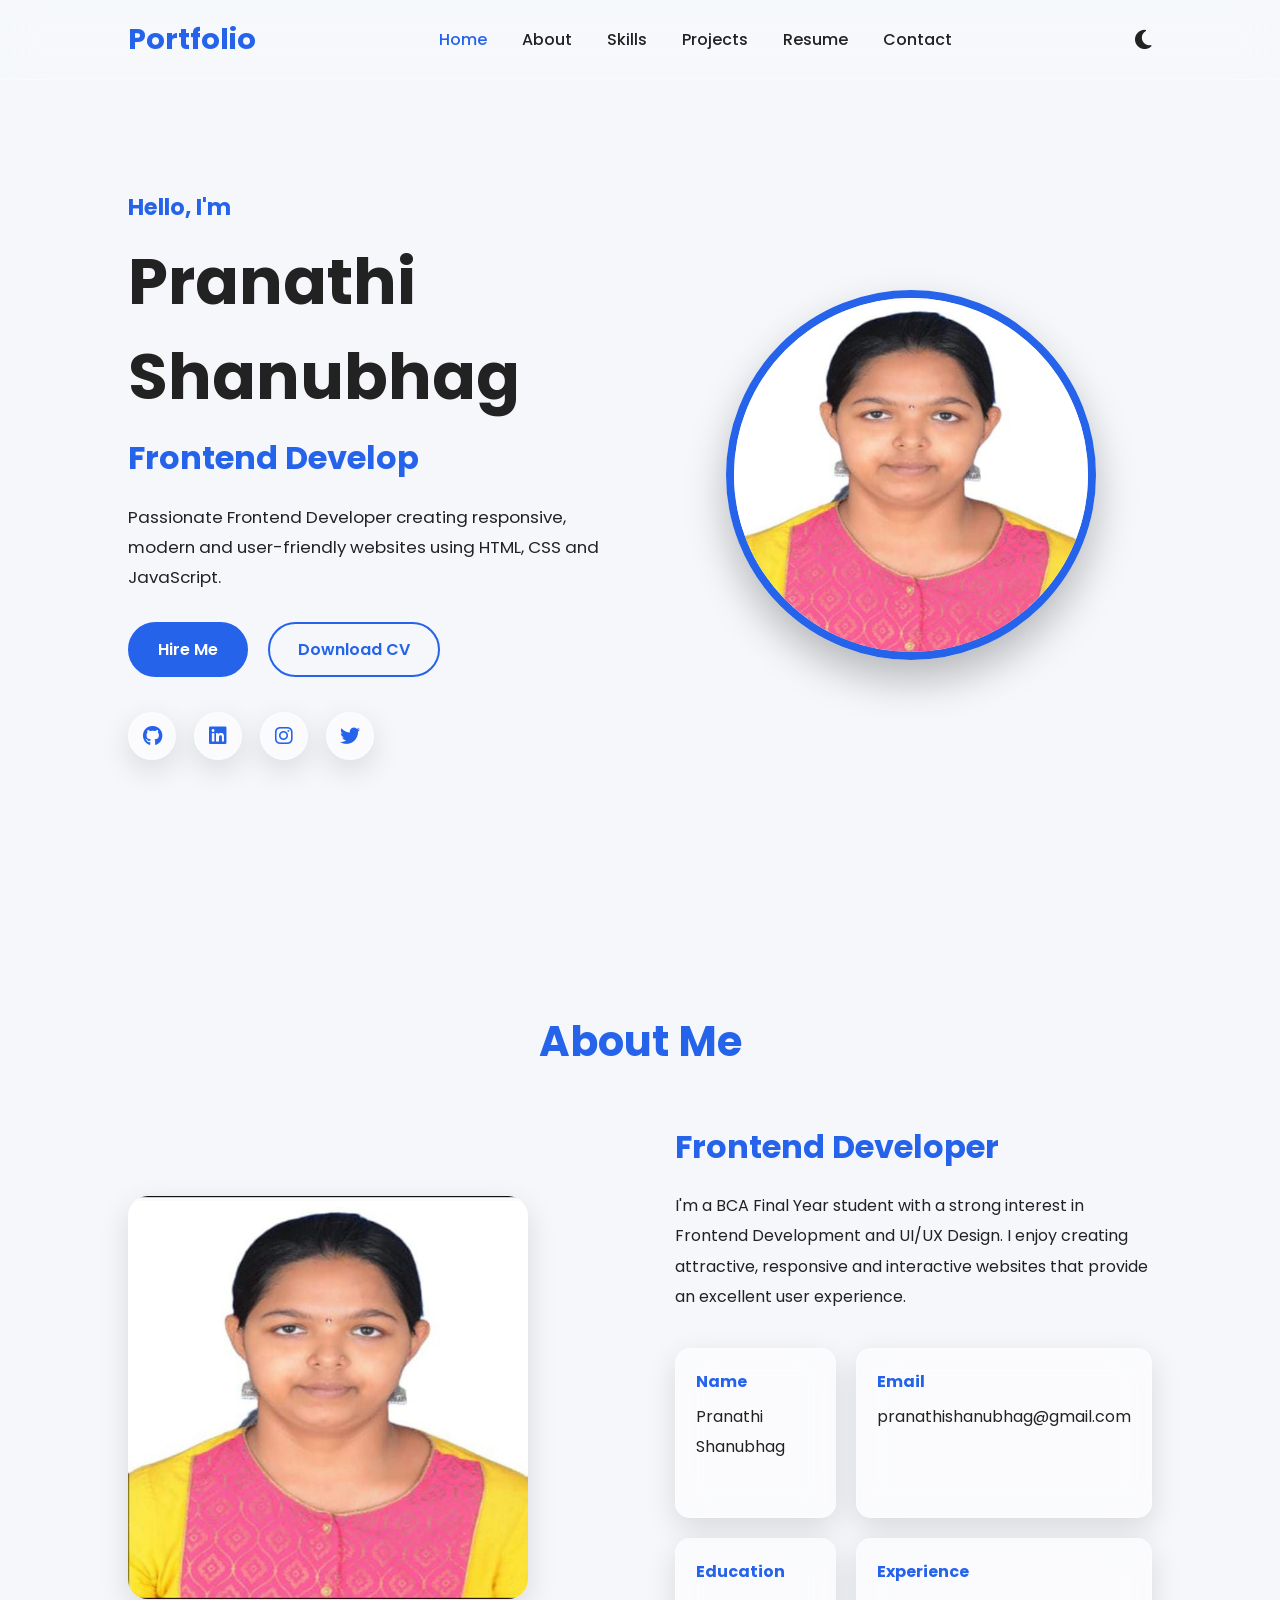
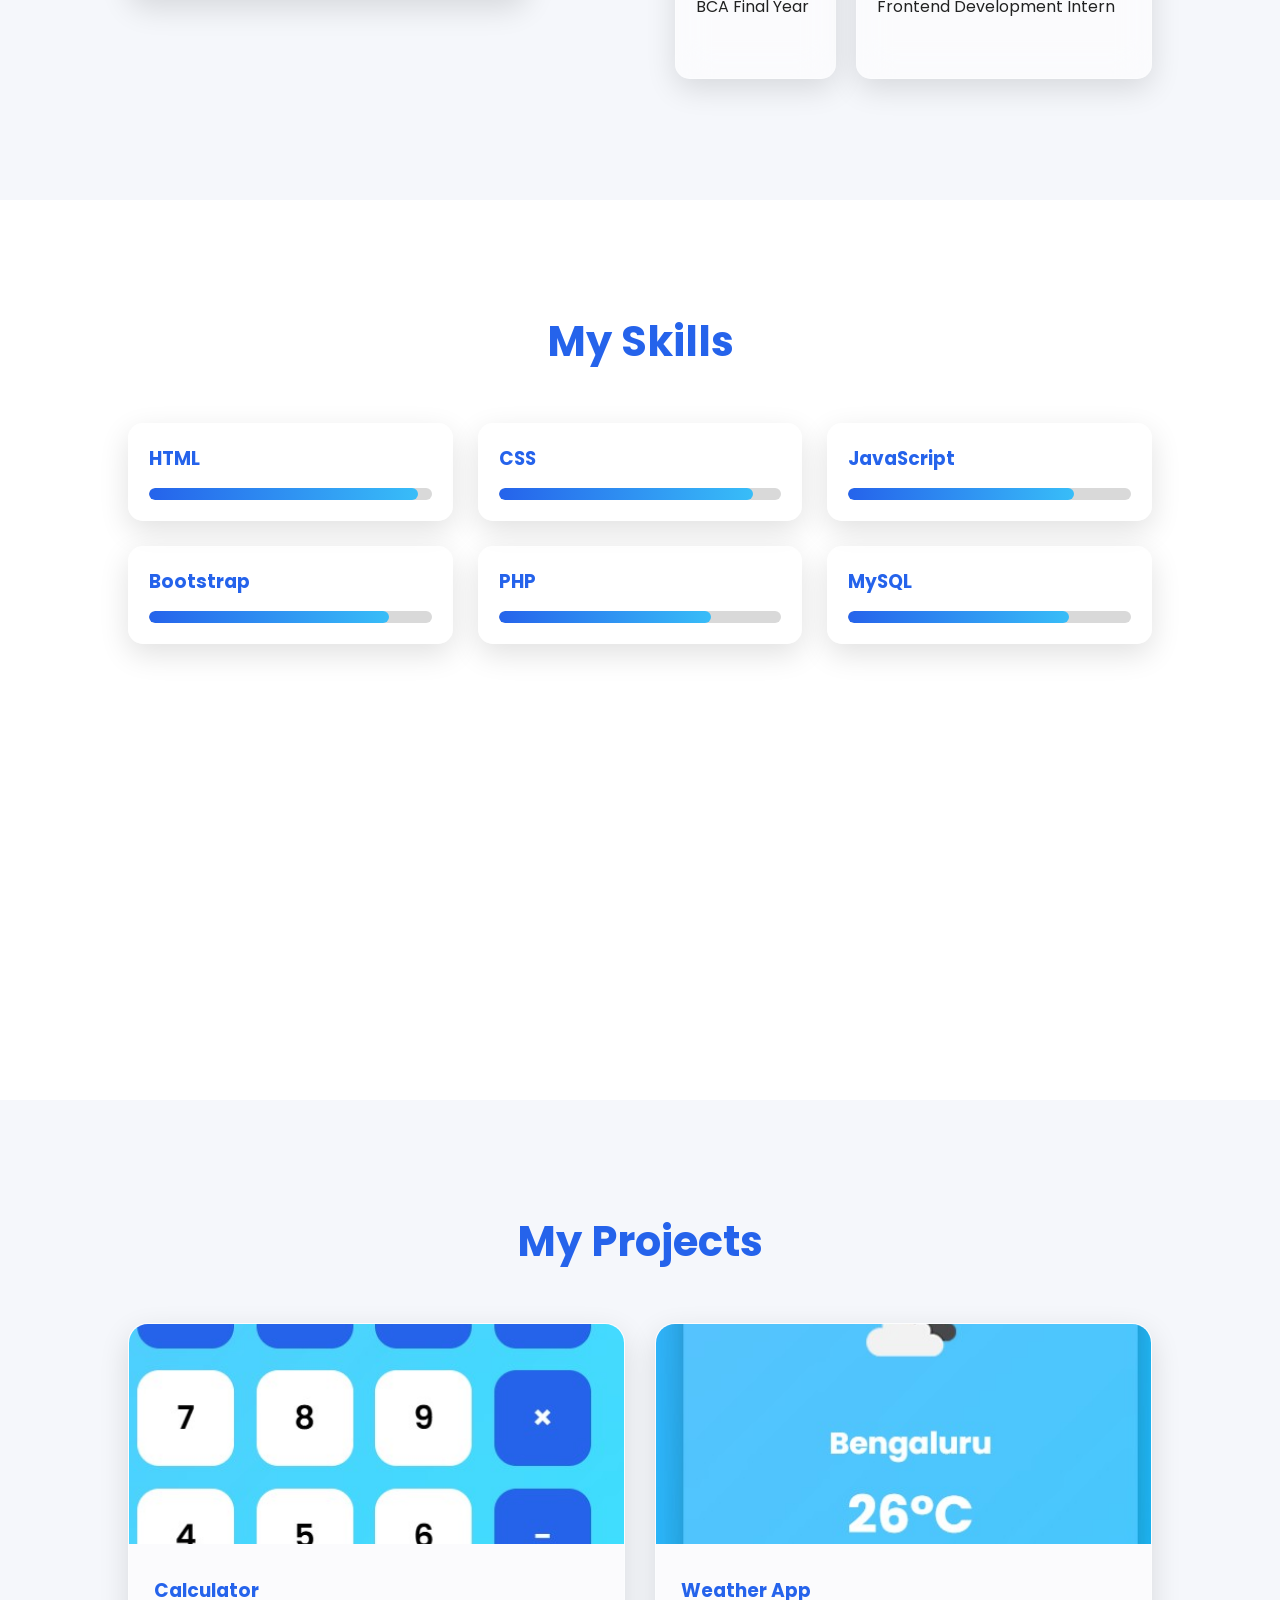
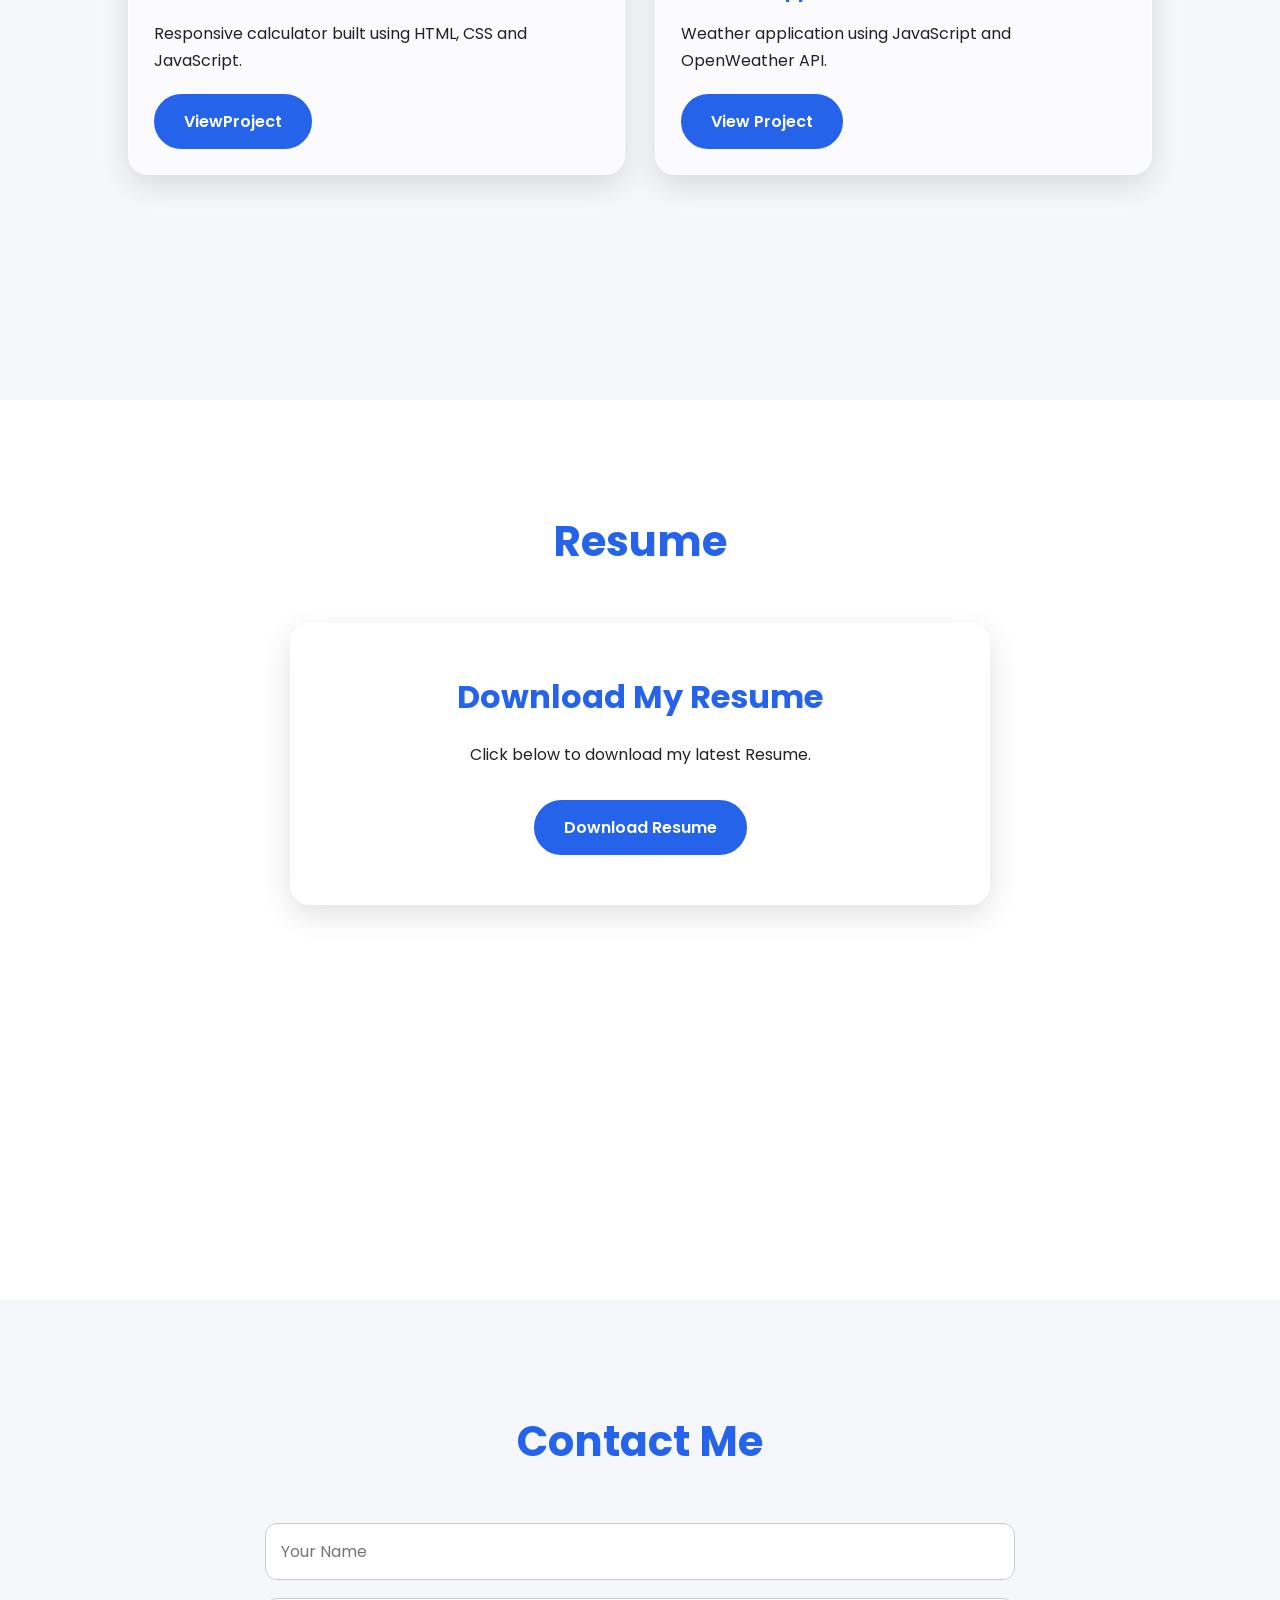
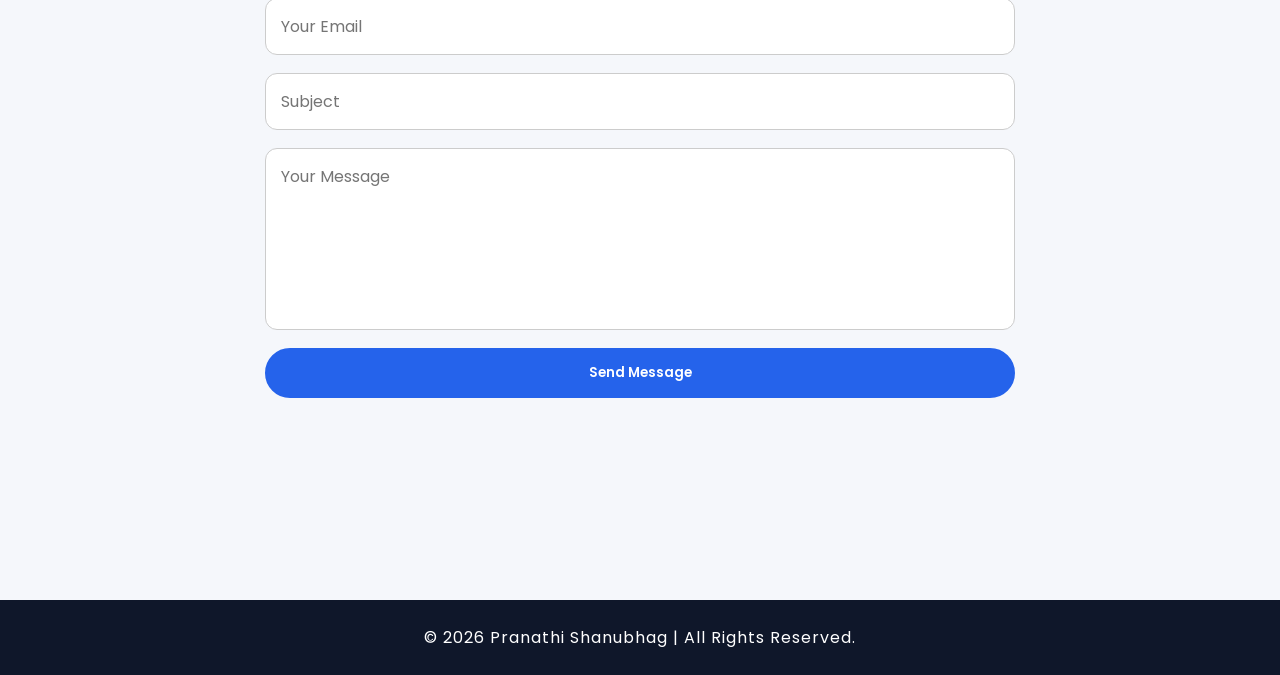
<file: index.html>
<!DOCTYPE html>
<html lang="en">
<head>
    <meta charset="UTF-8">
    <meta name="viewport" content="width=device-width, initial-scale=1.0">
    <title>Pranathi Shanubhag | Portfolio</title>

    <!-- CSS -->
    <link rel="stylesheet" href="style.css">

    <!-- Font Awesome -->
    <link rel="stylesheet"
        href="https://cdnjs.cloudflare.com/ajax/libs/font-awesome/6.5.2/css/all.min.css">

    <!-- Google Font -->
    <link rel="preconnect" href="https://fonts.googleapis.com">
    <link rel="preconnect" href="https://fonts.gstatic.com" crossorigin>
    <link href="https://fonts.googleapis.com/css2?family=Poppins:wght@300;400;500;600;700&display=swap"
        rel="stylesheet">
</head>

<body>

    <!--==================== HEADER ====================-->

    <header class="header">

        <a href="#" class="logo">Portfolio</a>

        <nav class="navbar" id="navbar">

            <a href="#home" class="active">Home</a>
            <a href="#about">About</a>
            <a href="#skills">Skills</a>
            <a href="#projects">Projects</a>
            <a href="#resume">Resume</a>
            <a href="#contact">Contact</a>

        </nav>

        <div class="header-icons">

            <i class="fas fa-moon" id="theme-toggle"></i>

            <i class="fas fa-bars" id="menu-icon"></i>

        </div>

    </header>

    <!--==================== HOME ====================-->

    <section class="home" id="home">

        <div class="home-content">

            <h3>Hello, I'm</h3>

            <h1>Pranathi Shanubhag</h1>

            <h2><span id="typing"></span></h2>

            <p>
                Passionate Frontend Developer creating responsive,
                modern and user-friendly websites using HTML,
                CSS and JavaScript.
            </p>

            <div class="home-buttons">

                <a href="#contact" class="btn">
                    Hire Me
                </a>

                <a href="resume.pdf" download class="btn btn-outline">
                    Download CV
                </a>

            </div>

            <div class="social-icons">

                <a href="#"><i class="fab fa-github"></i></a>

                <a href="#"><i class="fab fa-linkedin"></i></a>

                <a href="#"><i class="fab fa-instagram"></i></a>

                <a href="#"><i class="fab fa-twitter"></i></a>

            </div>

        </div>

        <div class="home-image">

            <img src="images/profile.jpeg" alt="Profile">

        </div>

    </section>

    <!--==================== ABOUT ====================-->

    <section class="about" id="about">

        <h2 class="section-title">
            About Me
        </h2>

        <div class="about-container">

            <div class="about-image">

                <img src="images/profile.jpeg" alt="About">

            </div>

            <div class="about-content">

                <h3>Frontend Developer</h3>

                <p>
                    I'm a BCA Final Year student with a strong interest
                    in Frontend Development and UI/UX Design.
                    I enjoy creating attractive, responsive and
                    interactive websites that provide an excellent user
                    experience.
                </p>

                <div class="about-info">

                    <div class="info-box">

                        <h4>Name</h4>

                        <p>Pranathi Shanubhag</p>

                    </div>

                    <div class="info-box">

                        <h4>Email</h4>

                        <p>pranathishanubhag@gmail.com</p>

                    </div>

                    <div class="info-box">

                        <h4>Education</h4>

                        <p>BCA Final Year</p>

                    </div>

                    <div class="info-box">

                        <h4>Experience</h4>

                        <p>Frontend Development Intern</p>

                    </div>

                </div>

            </div>

        </div>

    </section>

    <!--==================== SKILLS ====================-->

    <section class="skills" id="skills">

        <h2 class="section-title">
            My Skills
        </h2>

        <div class="skills-container">

            <div class="skill">

                <h3>HTML</h3>

                <div class="progress">

                    <span style="width:95%;"></span>

                </div>

            </div>

            <div class="skill">

                <h3>CSS</h3>

                <div class="progress">

                    <span style="width:90%;"></span>

                </div>

            </div>

            <div class="skill">

                <h3>JavaScript</h3>

                <div class="progress">

                    <span style="width:80%;"></span>

                </div>

            </div>

            <div class="skill">

                <h3>Bootstrap</h3>

                <div class="progress">

                    <span style="width:85%;"></span>

                </div>

            </div>

            <div class="skill">

                <h3>PHP</h3>

                <div class="progress">

                    <span style="width:75%;"></span>

                </div>

            </div>

            <div class="skill">

                <h3>MySQL</h3>

                <div class="progress">

                    <span style="width:78%;"></span>

                </div>

            </div>

        </div>

    </section>

    <!--==================== PROJECTS ====================-->

    <section class="projects" id="projects">

        <h2 class="section-title">
            My Projects
        </h2>

        <div class="project-container">

            <div class="project-card">

                <img src="images/project1.jpg" alt="Project">

                <div class="project-content">

                    <h3>Calculator</h3>

                    <p>
                        Responsive calculator built using
                        HTML, CSS and JavaScript.
                    </p>

                    <a href="Calculator/index.html" class="btn"target="_blank">ViewProject</a>

                </div>

            </div>

            <div class="project-card">

                <img src="images/project2.jpg" alt="Project">

                <div class="project-content">

                    <h3>Weather App</h3>

                    <p>
                        Weather application using JavaScript
                        and OpenWeather API.
                    </p>

                    <a href="Weather-app/index.html"class="btn"target="_blank"> View Project</a>
                </div>

            </div>

        </div>

    </section>

    <!--==================== RESUME ====================-->

    <section class="resume" id="resume">

        <h2 class="section-title">
            Resume
        </h2>

        <div class="resume-container">

            <h3>Download My Resume</h3>

            <p>
                Click below to download my latest Resume.
            </p>

            <a href="resume.pdf" download class="btn">
                Download Resume
            </a>

        </div>

    </section>

    <!--==================== CONTACT ====================-->

    <section class="contact" id="contact">

        <h2 class="section-title">
            Contact Me
        </h2>

        <div class="contact-container">

            <form id="contact-form">

                <input type="text"
                    placeholder="Your Name"
                    id="name">

                <input type="email"
                    placeholder="Your Email"
                    id="email">

                <input type="text"
                    placeholder="Subject"
                    id="subject">

                <textarea rows="6"
                    placeholder="Your Message"
                    id="message"></textarea>

                <button type="submit" class="btn">
                    Send Message
                </button>

            </form>

        </div>

    </section>

    <!--==================== FOOTER ====================-->

    <footer>

        <p>
            © 2026 Pranathi Shanubhag | All Rights Reserved.
        </p>

    </footer>

    <!--==================== BACK TO TOP ====================-->

    <button id="topBtn">

        <i class="fas fa-arrow-up"></i>

    </button>

    <!--==================== JAVASCRIPT ====================-->

    <script src="script.js"></script>

</body>
</html>
</file>
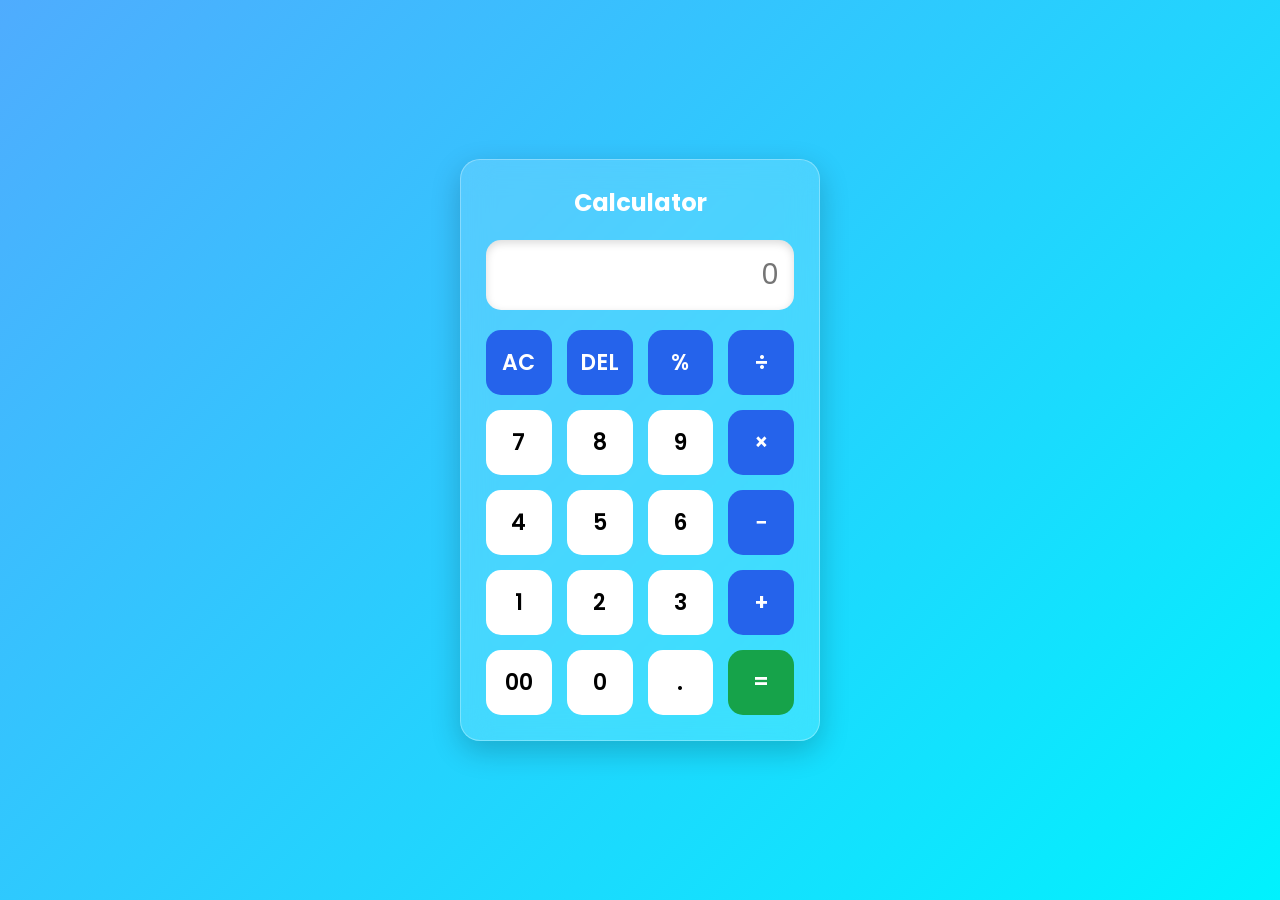
<file: Calculator/index.html>
<!DOCTYPE html>
<html lang="en">

<head>

    <meta charset="UTF-8">
    <meta name="viewport" content="width=device-width, initial-scale=1.0">

    <title>Modern Calculator</title>

    <link rel="stylesheet" href="style.css">

    <link href="https://fonts.googleapis.com/css2?family=Poppins:wght@300;400;500;600;700&display=swap" rel="stylesheet">

</head>

<body>

<div class="container">

    <div class="calculator">

        <h2>Calculator</h2>

        <input type="text" id="display" placeholder="0" readonly>

        <div class="buttons">

            <button class="operator" onclick="clearDisplay()">AC</button>

            <button class="operator" onclick="deleteLast()">DEL</button>

            <button class="operator" onclick="appendValue('%')">%</button>

            <button class="operator" onclick="appendValue('/')">÷</button>


            <button onclick="appendValue('7')">7</button>

            <button onclick="appendValue('8')">8</button>

            <button onclick="appendValue('9')">9</button>

            <button class="operator" onclick="appendValue('*')">×</button>


            <button onclick="appendValue('4')">4</button>

            <button onclick="appendValue('5')">5</button>

            <button onclick="appendValue('6')">6</button>

            <button class="operator" onclick="appendValue('-')">−</button>


            <button onclick="appendValue('1')">1</button>

            <button onclick="appendValue('2')">2</button>

            <button onclick="appendValue('3')">3</button>

            <button class="operator" onclick="appendValue('+')">+</button>


            <button onclick="appendValue('00')">00</button>

            <button onclick="appendValue('0')">0</button>

            <button onclick="appendValue('.')">.</button>

            <button class="equal" onclick="calculate()">=</button>

        </div>

    </div>

</div>

<script src="script.js"></script>

</body>

</html>
</file>
<file: style.css>
/*==========================
Google Font
==========================*/
@import url('https://fonts.googleapis.com/css2?family=Poppins:wght@300;400;500;600;700;800&display=swap');

/*==========================
Reset
==========================*/

*{
    margin:0;
    padding:0;
    box-sizing:border-box;
    text-decoration:none;
    list-style:none;
    scroll-behavior:smooth;
    font-family:'Poppins',sans-serif;
}

/*==========================
Variables
==========================*/

:root{

    --bg-color:#f5f7fb;
    --second-bg:#ffffff;
    --text-color:#222;
    --main-color:#2563eb;
    --hover-color:#1d4ed8;
    --card-bg:rgba(255,255,255,.55);
    --border:rgba(255,255,255,.3);
    --shadow:0 10px 30px rgba(0,0,0,.12);

}

body.dark{

    --bg-color:#08111f;
    --second-bg:#0d1b2a;
    --text-color:#ffffff;
    --main-color:#3b82f6;
    --hover-color:#60a5fa;
    --card-bg:rgba(18,25,38,.8);
    --border:rgba(255,255,255,.08);

}

/*==========================
Body
==========================*/

body{

    background:var(--bg-color);
    color:var(--text-color);
    overflow-x:hidden;
    transition:.4s;

}

section{

    min-height:100vh;
    padding:110px 10% 60px;

}

.section-title{

    text-align:center;
    font-size:2.6rem;
    margin-bottom:50px;
    color:var(--main-color);

}

/*==========================
Buttons
==========================*/

.btn{

    display:inline-block;
    padding:13px 28px;
    background:var(--main-color);
    color:#fff;
    border-radius:50px;
    font-weight:600;
    transition:.3s;
    cursor:pointer;
    border:2px solid var(--main-color);

}

.btn:hover{

    background:var(--hover-color);
    transform:translateY(-4px);

}

.btn-outline{

    background:transparent;
    color:var(--main-color);

}

.btn-outline:hover{

    color:#fff;

}

/*==========================
Header
==========================*/

.header{

    position:fixed;
    top:0;
    left:0;
    width:100%;
    display:flex;
    justify-content:space-between;
    align-items:center;
    padding:18px 10%;
    backdrop-filter:blur(18px);
    background:rgba(255,255,255,.15);
    border-bottom:1px solid rgba(255,255,255,.25);
    z-index:1000;

}

.logo{

    color:var(--main-color);
    font-size:1.8rem;
    font-weight:700;

}

.navbar{

    display:flex;
    gap:35px;

}

.navbar a{

    color:var(--text-color);
    font-weight:500;
    transition:.3s;

}

.navbar a:hover,
.navbar a.active{

    color:var(--main-color);

}

.header-icons{

    display:flex;
    align-items:center;
    gap:18px;

}

.header-icons i{

    font-size:22px;
    cursor:pointer;
    transition:.3s;

}

.header-icons i:hover{

    color:var(--main-color);

}

#menu-icon{

    display:none;

}

/*==========================
Home
==========================*/

.home{

    display:flex;
    justify-content:space-between;
    align-items:center;
    gap:60px;

}

.home-content{

    flex:1;

}

.home-content h3{

    font-size:1.4rem;
    color:var(--main-color);

}

.home-content h1{

    font-size:4rem;
    margin:10px 0;

}

.home-content h2{

    font-size:2rem;
    margin-bottom:20px;
    color:var(--main-color);

}

.home-content p{

    line-height:1.8;
    font-size:1.05rem;
    margin-bottom:30px;

}

.home-buttons{

    display:flex;
    gap:20px;
    margin-bottom:35px;

}

.social-icons{

    display:flex;
    gap:18px;

}

.social-icons a{

    width:48px;
    height:48px;
    display:flex;
    justify-content:center;
    align-items:center;
    border-radius:50%;
    background:var(--card-bg);
    border:1px solid var(--border);
    color:var(--main-color);
    font-size:20px;
    transition:.3s;
    box-shadow:var(--shadow);

}

.social-icons a:hover{

    background:var(--main-color);
    color:#fff;
    transform:translateY(-8px);

}

.home-image{

    flex:1;
    display:flex;
    justify-content:center;

}

.home-image img{

    width:370px;
    height:370px;
    border-radius:50%;
    object-fit:cover;
    border:8px solid var(--main-color);
    box-shadow:0 20px 40px rgba(0,0,0,.25);
    animation:float 4s ease-in-out infinite;

}

/*==========================
About
==========================*/

.about-container{

    display:flex;
    align-items:center;
    gap:70px;

}

.about-image{

    flex:1;

}

.about-image img{

    width:100%;
    max-width:400px;
    border-radius:20px;
    box-shadow:var(--shadow);

}

.about-content{

    flex:1;

}

.about-content h3{

    font-size:2rem;
    color:var(--main-color);
    margin-bottom:20px;

}

.about-content p{

    line-height:1.9;
    margin-bottom:35px;

}

.about-info{

    display:grid;
    grid-template-columns:repeat(2,1fr);
    gap:20px;

}

.info-box{

    background:var(--card-bg);
    border:1px solid var(--border);
    backdrop-filter:blur(18px);
    border-radius:15px;
    padding:20px;
    box-shadow:var(--shadow);
    transition:.3s;

}

.info-box:hover{

    transform:translateY(-8px);

}

.info-box h4{

    color:var(--main-color);
    margin-bottom:8px;

}

/*==========================
Animation
==========================*/

@keyframes float{

    0%{

        transform:translateY(0);

    }

    50%{

        transform:translateY(-18px);

    }

    100%{

        transform:translateY(0);

    }

}
/*==========================
SKILLS
==========================*/

.skills{
    background:var(--second-bg);
}

.skills-container{
    display:grid;
    grid-template-columns:repeat(auto-fit,minmax(320px,1fr));
    gap:25px;
}

.skill{
    background:var(--card-bg);
    padding:20px;
    border-radius:15px;
    box-shadow:var(--shadow);
    border:1px solid var(--border);
    transition:.3s;
}

.skill:hover{
    transform:translateY(-8px);
}

.skill h3{
    margin-bottom:15px;
    color:var(--main-color);
}

.progress{
    width:100%;
    height:12px;
    background:#d9d9d9;
    border-radius:50px;
    overflow:hidden;
}

.progress span{
    display:block;
    height:100%;
    background:linear-gradient(90deg,#2563eb,#38bdf8);
    border-radius:50px;
}

/*==========================
PROJECTS
==========================*/

.projects{
    background:var(--bg-color);
}

.project-container{
    display:grid;
    grid-template-columns:repeat(auto-fit,minmax(320px,1fr));
    gap:30px;
}

.project-card{
    background:var(--card-bg);
    border-radius:20px;
    overflow:hidden;
    box-shadow:var(--shadow);
    transition:.4s;
    border:1px solid var(--border);
}

.project-card:hover{
    transform:translateY(-12px);
}

.project-card img{
    width:100%;
    height:220px;
    object-fit:cover;
}

.project-content{
    padding:25px;
}

.project-content h3{
    color:var(--main-color);
    margin-bottom:15px;
}

.project-content p{
    line-height:1.7;
    margin-bottom:20px;
}

/*==========================
RESUME
==========================*/

.resume{
    background:var(--second-bg);
}

.resume-container{
    max-width:700px;
    margin:auto;
    text-align:center;
    background:var(--card-bg);
    padding:50px;
    border-radius:20px;
    box-shadow:var(--shadow);
}

.resume-container h3{
    font-size:2rem;
    color:var(--main-color);
    margin-bottom:20px;
}

.resume-container p{
    margin-bottom:30px;
    line-height:1.8;
}

/*==========================
CONTACT
==========================*/

.contact{
    background:var(--bg-color);
}

.contact-container{
    max-width:750px;
    margin:auto;
}

.contact form{
    display:flex;
    flex-direction:column;
    gap:18px;
}

.contact input,
.contact textarea{
    padding:15px;
    border-radius:12px;
    border:1px solid #ccc;
    outline:none;
    font-size:16px;
    background:#fff;
}

.contact textarea{
    resize:none;
}

/*==========================
FOOTER
==========================*/

footer{
    background:#0f172a;
    color:#fff;
    text-align:center;
    padding:25px;
}

footer p{
    letter-spacing:1px;
}

/*==========================
BACK TO TOP
==========================*/

#topBtn{
    position:fixed;
    right:25px;
    bottom:25px;
    width:50px;
    height:50px;
    border:none;
    border-radius:50%;
    background:var(--main-color);
    color:#fff;
    font-size:18px;
    cursor:pointer;
    display:none;
    box-shadow:0 8px 20px rgba(0,0,0,.25);
    transition:.3s;
}

#topBtn:hover{
    transform:scale(1.1);
    background:var(--hover-color);
}
/*========================================
RESPONSIVE DESIGN
========================================*/

@media (max-width:991px){

.header{
    padding:18px 6%;
}

section{
    padding:100px 6% 60px;
}

.home{
    flex-direction:column-reverse;
    text-align:center;
}

.home-buttons{
    justify-content:center;
}

.social-icons{
    justify-content:center;
}

.about-container{
    flex-direction:column;
}

.about-info{
    grid-template-columns:1fr;
}

.home-image img{
    width:300px;
    height:300px;
}

}

@media (max-width:768px){

#menu-icon{
    display:block;
}

.navbar{
    position:absolute;
    top:100%;
    left:-100%;
    width:100%;
    background:var(--second-bg);
    flex-direction:column;
    text-align:center;
    transition:.4s;
    padding:20px 0;
    box-shadow:0 15px 25px rgba(0,0,0,.1);
}

.navbar.active{
    left:0;
}

.navbar a{
    display:block;
    margin:18px 0;
    font-size:18px;
}

.home-content h1{
    font-size:3rem;
}

.home-content h2{
    font-size:1.6rem;
}

.section-title{
    font-size:2.2rem;
}

.project-container{
    grid-template-columns:1fr;
}

.skills-container{
    grid-template-columns:1fr;
}

}

@media (max-width:480px){

.home-image img{
    width:240px;
    height:240px;
}

.home-content h1{
    font-size:2.3rem;
}

.home-content p{
    font-size:.95rem;
}

.btn{
    padding:12px 22px;
    font-size:15px;
}

.resume-container{
    padding:30px 20px;
}

.contact input,
.contact textarea{
    font-size:15px;
}

}

/*========================================
SCROLLBAR
========================================*/

::-webkit-scrollbar{
    width:8px;
}

::-webkit-scrollbar-track{
    background:#ddd;
}

::-webkit-scrollbar-thumb{
    background:var(--main-color);
    border-radius:20px;
}

::-webkit-scrollbar-thumb:hover{
    background:var(--hover-color);
}

/*========================================
HOVER EFFECTS
========================================*/

img{
    transition:.4s;
}

img:hover{
    transform:scale(1.03);
}

.btn,
.project-card,
.info-box,
.skill{
    transition:.4s ease;
}

/*========================================
FADE ANIMATION
========================================*/

.fade{
    opacity:0;
    transform:translateY(40px);
    transition:1s;
}

.fade.show{
    opacity:1;
    transform:translateY(0);
}
</file>
<file: Calculator/style.css>
@import url('https://fonts.googleapis.com/css2?family=Poppins:wght@300;400;500;600;700&display=swap');

*{
    margin:0;
    padding:0;
    box-sizing:border-box;
    font-family:'Poppins',sans-serif;
}

body{
    display:flex;
    justify-content:center;
    align-items:center;
    min-height:100vh;
    background:linear-gradient(135deg,#4facfe,#00f2fe);
}

.container{
    width:100%;
    display:flex;
    justify-content:center;
    align-items:center;
}

.calculator{
    background:rgba(255,255,255,0.15);
    backdrop-filter:blur(15px);
    border:1px solid rgba(255,255,255,0.3);
    border-radius:20px;
    padding:25px;
    width:360px;
    box-shadow:0 10px 30px rgba(0,0,0,.2);
}

.calculator h2{
    text-align:center;
    color:#fff;
    margin-bottom:20px;
}

#display{
    width:100%;
    height:70px;
    border:none;
    outline:none;
    border-radius:15px;
    background:#fff;
    font-size:28px;
    text-align:right;
    padding:15px;
    margin-bottom:20px;
    box-shadow:inset 0 3px 8px rgba(0,0,0,.15);
}

.buttons{
    display:grid;
    grid-template-columns:repeat(4,1fr);
    gap:15px;
}

button{
    height:65px;
    border:none;
    border-radius:15px;
    font-size:22px;
    cursor:pointer;
    background:white;
    transition:.3s;
    font-weight:600;
}

button:hover{
    transform:translateY(-3px);
    box-shadow:0 8px 15px rgba(0,0,0,.2);
}

.operator{
    background:#2563eb;
    color:white;
}

.operator:hover{
    background:#1d4ed8;
}

.equal{
    background:#16a34a;
    color:white;
}

.equal:hover{
    background:#15803d;
}

@media(max-width:450px){

.calculator{
    width:95%;
    padding:20px;
}

button{
    height:60px;
    font-size:20px;
}

#display{
    height:65px;
    font-size:24px;
}

}
</file>
